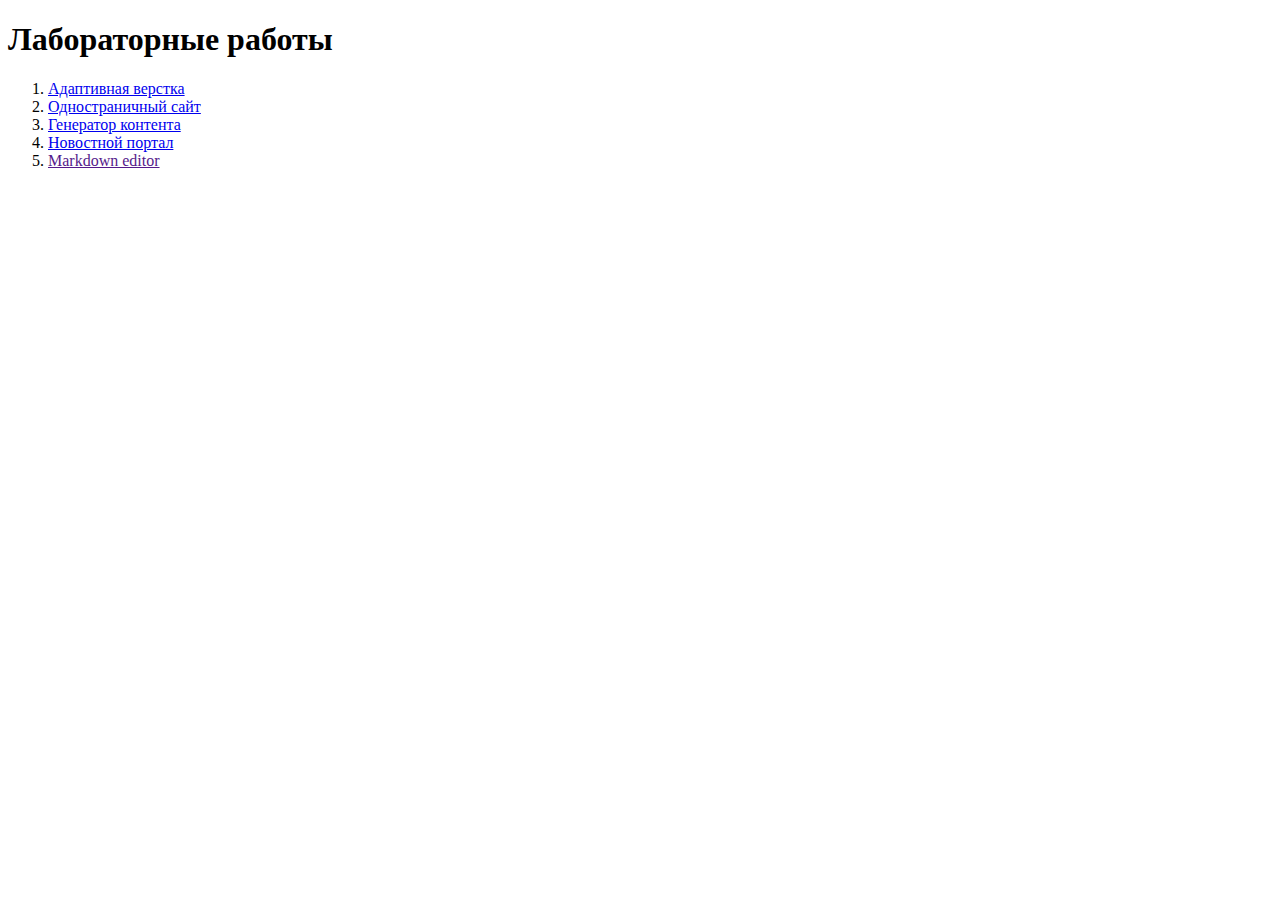
<file: index.html>
<!DOCTYPE html>
<html lang="en">
<head>
	<meta charset="UTF-8">
	<title>Web-программирование</title>
</head>
<body>
	<h1>Лабораторные работы</h1>
	<ol>
		<li>
			<a href="WebProgramming1" target="_blanket">Адаптивная верстка</a>
		</li>
		<li>
			<a href="WebProgramming2" target="_blanket">Одностраничный сайт</a>
		</li>
		<li>
			<a href="WebProgramming3" target="_blanket">Генератор контента</a>
		</li>
		<li>
			<a href="webProgrammingLab4" target="_blanket">Новостной портал</a>
		</li>
		<li>
			<a href="" target="_blanket">Markdown editor</a>
		</li>
	</ol>
</body>
</html>
</file>
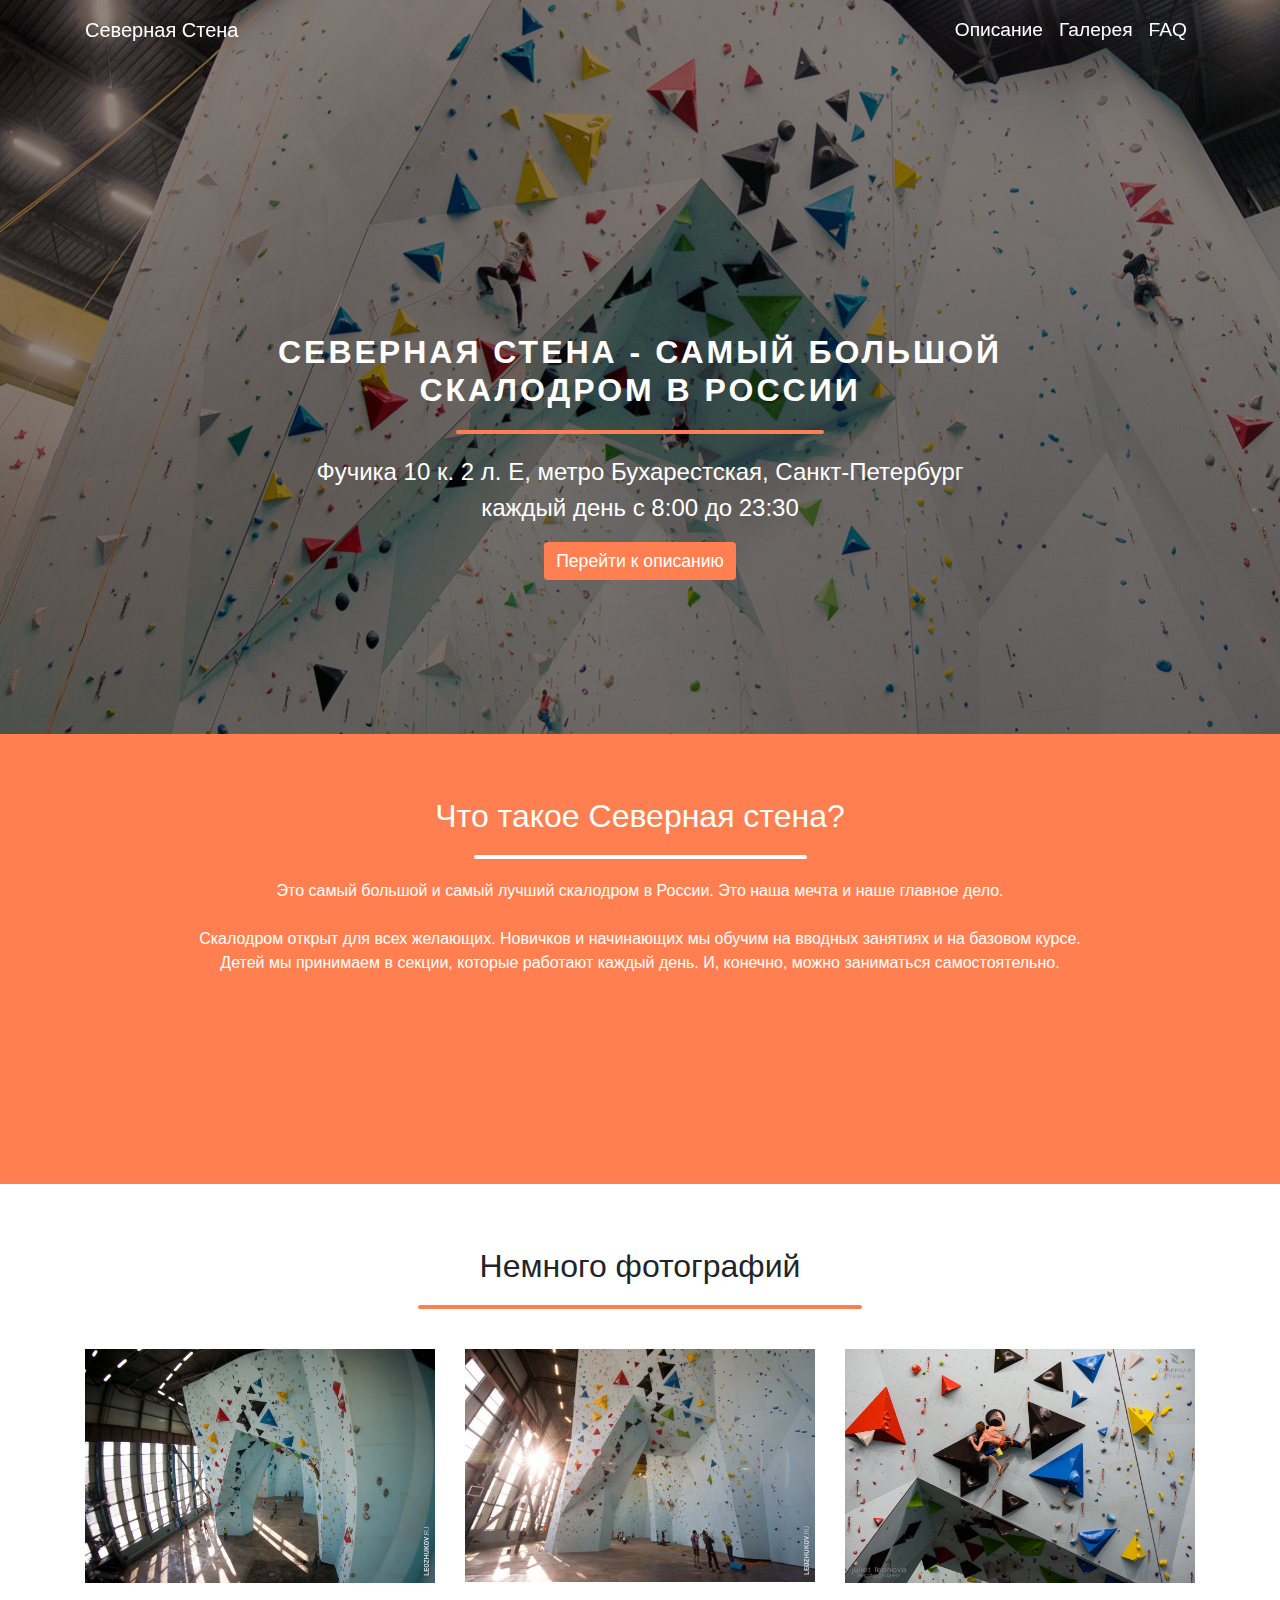
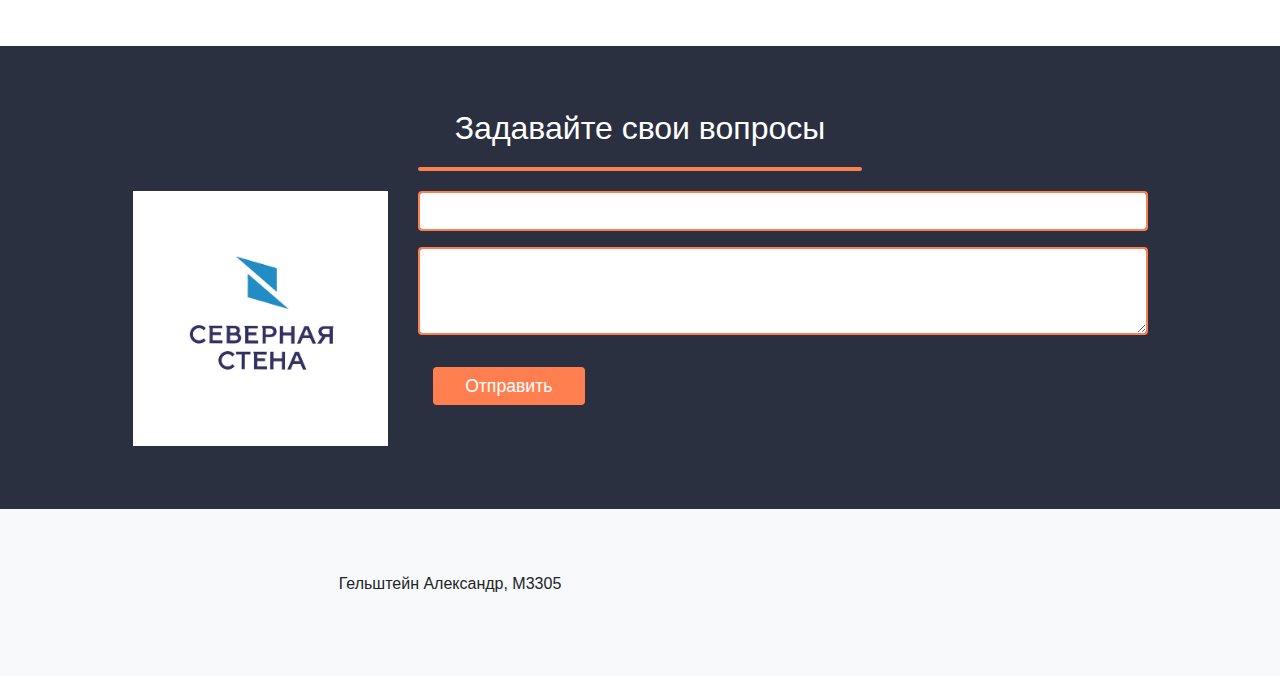
<file: WebProgramming2/index.html>
<!DOCTYPE html>
<html lang="en">

<head>
    <meta charset="UTF-8">
    <!-- Latest compiled and minified CSS -->
    <link rel="stylesheet" href="https://maxcdn.bootstrapcdn.com/bootstrap/4.0.0/css/bootstrap.min.css" integrity="sha384-Gn5384xqQ1aoWXA+058RXPxPg6fy4IWvTNh0E263XmFcJlSAwiGgFAW/dAiS6JXm" crossorigin="anonymous">
    <!--    Awesome font-->
    <link rel="stylesheet" href="https://use.fontawesome.com/releases/v5.8.1/css/all.css" integrity="sha384-50oBUHEmvpQ+1lW4y57PTFmhCaXp0ML5d60M1M7uH2+nqUivzIebhndOJK28anvf" crossorigin="anonymous">
    <!-- jQuery library -->
    <script src="https://code.jquery.com/jquery-3.2.1.slim.min.js" integrity="sha384-KJ3o2DKtIkvYIK3UENzmM7KCkRr/rE9/Qpg6aAZGJwFDMVNA/GpGFF93hXpG5KkN" crossorigin="anonymous"></script>
    <script src="https://cdnjs.cloudflare.com/ajax/libs/popper.js/1.12.9/umd/popper.min.js" integrity="sha384-ApNbgh9B+Y1QKtv3Rn7W3mgPxhU9K/ScQsAP7hUibX39j7fakFPskvXusvfa0b4Q" crossorigin="anonymous"></script>
    <script src="https://maxcdn.bootstrapcdn.com/bootstrap/4.0.0/js/bootstrap.min.js" integrity="sha384-JZR6Spejh4U02d8jOt6vLEHfe/JQGiRRSQQxSfFWpi1MquVdAyjUar5+76PVCmYl" crossorigin="anonymous"></script>

    <meta name="viewport" content="width=device-width, initial-scale=1">

    <link rel="stylesheet" href="style.css">
    <title>Лендинг</title>
</head>

<body id="page-top">

<header class="head-img">
    <!--       Navigation-->
    <nav class="navbar navbar-expand-sm fixed-top">
        <div class="container">
            <a href="#page-top" class="navbar-brand">Северная Стена</a>

            <button class="navbar-toggler" type="button" data-toggle="collapse" data-target="#menu-bar" aria-controls="menu-bar" aria-expanded="false" aria-label="Toggle navigation">
                <span class="navbar-toggler-icon"></span>
            </button>

            <div class="collapse navbar-collapse" id="menu-bar">
                <ul class="navbar-nav ml-auto">
                    <li class="nav-item"><a href="#description" class="nav-link active">Описание</a></li>
                    <li class="nav-item"><a href="#gallery" class="nav-link">Галерея</a></li>
                    <li class="nav-item"><a href="#FAQ" class="nav-link">FAQ</a></li>
                </ul>
            </div>
        </div>
    </nav>
    <!--        End navigation-->
    <!--        Header content-->
    <div class="container">
        <div class="row text-center justify-content-center course-header">
            <div class="col-sm-12 col-md-10">
                <h1 class="text-uppercase"><b>Северная стена - самый большой скалодром в России</b></h1>
                <hr class="decor-hr">
                <p>Фучика 10 к. 2 л. Е, метро Бухарестская, Санкт-Петербург <br> каждый день с 8:00 до 23:30</p>
                <a href="#description" class="btn btn-webdev">Перейти к описанию</a>
            </div>
        </div>
    </div>
    <!--        End header content-->
</header>

<section id="description">
    <div class="container text-center">
        <h2>Что такое Северная стена?</h2>
        <hr class="decor-hr-white">
        <div class="row justify-content-center">
            <div class=" col-md-10">

                <p>Это самый большой и самый лучший скалодром в России. Это наша мечта и наше главное дело.</p>

                <p>Скалодром открыт для всех желающих. Новичков и начинающих мы обучим на вводных занятиях и на базовом курсе. Детей мы принимаем в секции, которые работают каждый день. И, конечно, можно заниматься самостоятельно.</p>
            </div>
        </div>
    </div>
</section>

<section id="gallery">
    <div class="container text-center">
        <h2>Немного фотографий</h2>
        <hr class="decor-hr">
        <div class="row justify-content-center">
            <div class="col-lg-4 col-md-6 col-sm-8 text-center mcls">
                <img src="images/ss1.jpg">
            </div>
            <div class="col-lg-4 col-md-6 col-sm-8 text-center mcls">
                <img src="images/ss2.jpg">
            </div>
            <div class="col-lg-4 col-md-6 col-sm-8 text-center mcls">
                <img src="images/ss3.jpg">
            </div>
        </div>
    </div>
</section>

<section id="FAQ">
    <div class="container">
        <h2 class="text-center">Задавайте свои вопросы</h2>
        <hr class="decor-hr">
        <div class="row justify-content-center">
            <div class="col-md-3 cols-md-4 profile">
                <img src="images/logo.jpg" alt="">
            </div>
            <div class="col-md-6 col-md-8">
                <form>
                    <div class="form-group">
                        <input type="email" class="form-control form-border" id="nameInput">
                    </div>

                    <div class="form-group">
                        <textarea class="form-control form-border" id="messageTextarea" rows="3"></textarea>
                        <div class="col-sm-3 btn-col">
                            <button type="submit" class="btn btn-webdev">Отправить</button>
                        </div>
                    </div>
                </form>
            </div>
        </div>
    </div>
</section>

<footer>
    <div class="container">
        <div class="row justify-content-center">
            <div class="col-10 col-lg-4 text-center">
                <span class="author">Гельштейн Александр, М3305</span>
            </div>
            <div class="col-10 col-lg-4 text-center">
                <a href="" class="ref"><i class="fab fa-vk"></i></a>
                <a href="" class="ref"><i class="fab fa-google"></i></a>
                <a href="" class="ref"><i class="fab fa-github"></i></a>
            </div>
        </div>
    </div>
</footer>
<script>
    let nav = document.getElementsByTagName('nav')[0];
    document.body.onscroll = function() {
        console.log(nav);
        const maxScrollTop = 200;
        if (document.body.scrollTop > maxScrollTop || document.documentElement.scrollTop > maxScrollTop) {
            nav.classList.add('navbar-scrolled');
        } else {
            nav.classList.remove('navbar-scrolled');
        }
    };
</script>
</body></html>
</file>
<file: WebProgramming2/style.css>
html {
    scroll-behavior: smooth;
}

img {
    max-width: 100%;
}

section,
footer {
    padding: 7vh 0;
}

.decor-hr {
    max-width: 40%;
    border-width: 0.3em;
    border-color: #FF7F50;
    margin: 20px auto;
    border-radius: 100px;

}

.mcls{
    margin-top: 20px;
}
.decor-hr-white {
    max-width: 30%;
    border-width: 0.3em;
    border-color: #fff;
    margin: 20px auto;
    border-radius: 100px;
}

.head-img {
    background: linear-gradient(to bottom, rgba(92, 77, 66, .7) 0, rgba(92, 77, 66, .7) 100%), url(images/sevwall.jpg);
    background-position: center;
    background-repeat: no-repeat;
    background-size: cover;
    background-attachment: scroll;
    padding-bottom: 12%;
    background-blend-mode: darken
}

nav {
    padding: 1rem;
    transition: 0.5s;
}

nav a {
    font-size: 1.2em;
    color: #fff;
}

nav a:hover {
    color: #f24516;
}

.navbar-toggler-icon {
    background-image: url("data:image/svg+xml;charset=utf8,%3Csvg viewBox='0 0 30 30' xmlns='http://www.w3.org/2000/svg'%3E%3Cpath stroke='rgba(255, 255, 255, 0.5)' stroke-width='2' stroke-linecap='round' stroke-miterlimit='10' d='M4 7h22M4 15h22M4 23h22'/%3E%3C/svg%3E")
}

.navbar-scrolled {
    background-color: #fff;
}

.navbar-scrolled a {
    color: #000;
}

.show,
.collapsing {
    text-align: center;
}

header h1 {
    font-size: 2.5vw;
    letter-spacing: 3px;
}

.course-header {
    padding-top: 30%;
    color: #ffffff;
}

.course-header p {
    font-size: 1.5em;
}

.btn-webdev {
    background-color: #FF7F50;
    font-size: 1.1em;
    color: #fff;
    border: none;
    border-radius: .25rem;
    padding-bottom: 6px;
}

.btn-webdev:hover {
    color: #fff;
    background-color: #f24516;
}

#description {
    background-color: #FF7F50;
    min-height: 50vh;
    color: #fff;
}

#description p {
    margin-bottom: 1.5em;
}

#gallery .fab {
    font-size: 4em;
    margin-bottom: 0.2em;
}

.fab:hover {
    color: #f24516;
}

#gallery h3 {
    margin-bottom: 0.5em;
}

#FAQ {
    background-color: #2b3040;
}

#FAQ h2,
label {
    color: #fff;
}

.profile {
    display: flex;
    align-items: center;
}

.form-border {
    border: 2px solid #FF7F50;
}

.btn-col {
    width: 100%;
    height: 70px;
    display: flex;
    align-items: flex-end;
}

.btn-col button {
    width: 100%;
}

footer {
    background-color: #F8F9FA;
}

footer .fab {
    font-size: 1.7em;
}

.ref {
    margin-right: 1em;
    color: #FF7F50;
}

.ref:nth-child(3) {
    margin-right: 0;
}

@media (max-width: 1200px) {
    header h1 {
        font-size: 3vw;
    }
}

@media (max-width: 990px) {
    header h1 {
        font-size: 30px;
    }

    .course-header {
        padding-top: 30%;
    }

    .course-header p {
        font-size: 24px;
    }

    .profile {
        display: none;
    }
}

@media (max-width: 575px) {
    nav {
        background-color: #fff;
    }

    nav a {
        color: #000;
    }

    .navbar-toggler-icon {
        background-color: #FF7F50;
    }
}

@media (max-width: 440px) {

    header h1 {
        letter-spacing: 0;
        font-size: 1.2em;
    }

    .course-header p {
        font-size: 1.1em;
    }

    #description p {
        font-size: 16px;
    }

    .btn-webdev {
        width: 100%;
    }

    section h2 {
        font-size: 1.8em;
    }

    #gallery h3 {
        font-size: 1.5em;
    }
}
</file>
